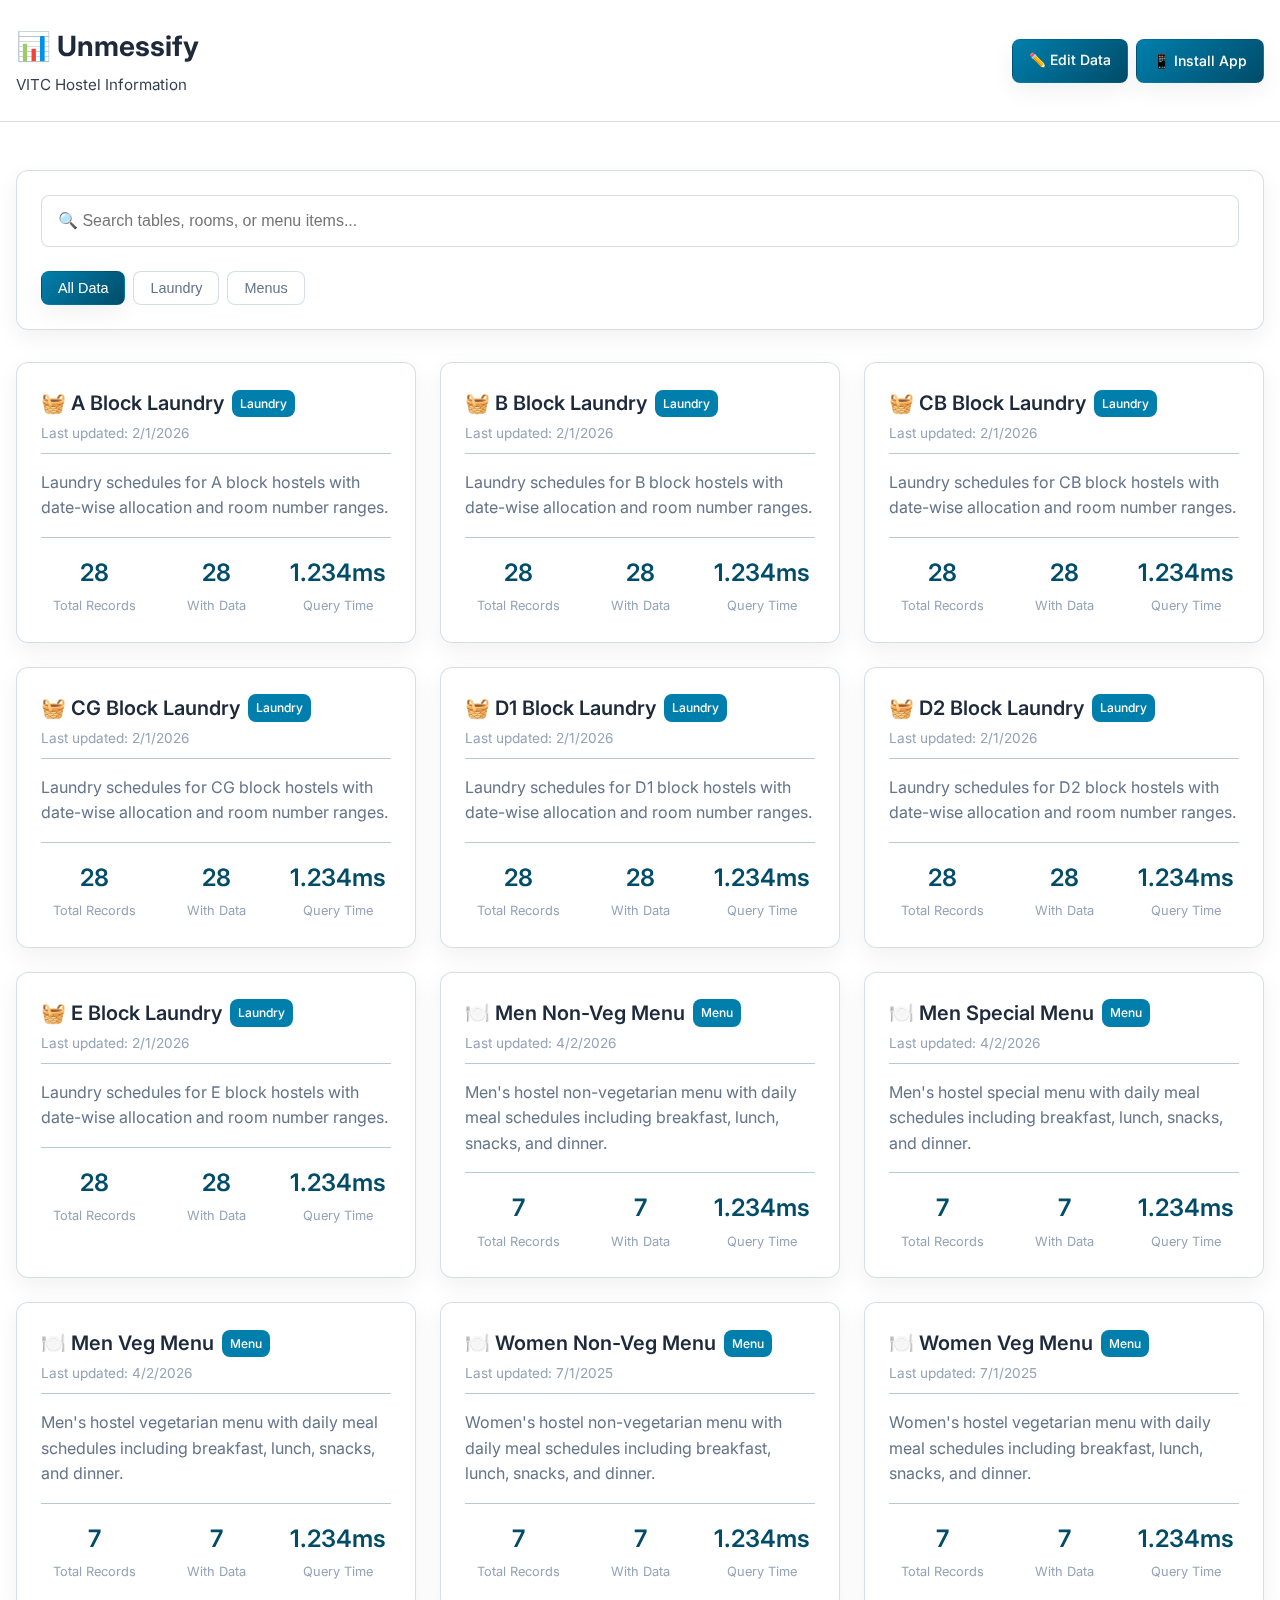
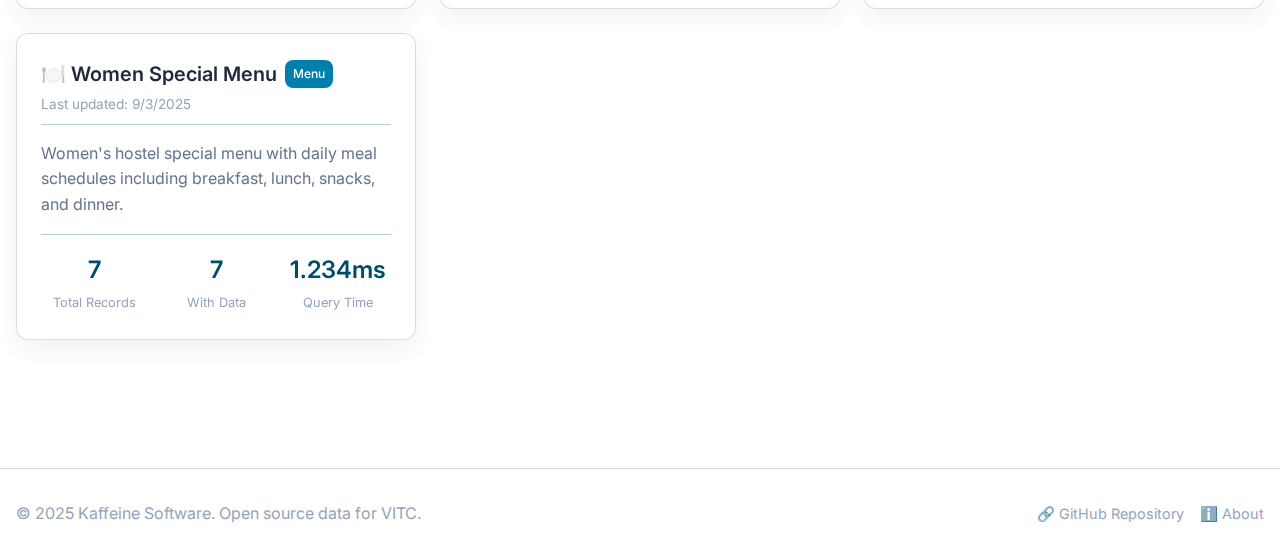
<file: index.html>
<!DOCTYPE html>
<html lang="en">
<head>
    <meta charset="UTF-8">
    <meta name="viewport" content="width=device-width, initial-scale=1.0">
    <title>Unmessify</title>
    <meta name="description" content="VITC Hostel Data - Room Assignments and Menu Information">
    <meta name="theme-color" content="#004C69">
    
    <!-- PWA Manifest -->
    <link rel="manifest" href="manifest.json">
    
    <!-- Icons -->
    <link rel="icon" type="image/png" href="assets/foreground.png">
    <link rel="apple-touch-icon" href="assets/foreground.png">
    
    <!-- Styles -->
    <link rel="stylesheet" href="styles.css">
    
    <!-- Fonts -->
    <link rel="preconnect" href="https://fonts.googleapis.com">
    <link rel="preconnect" href="https://fonts.gstatic.com" crossorigin>
    <link href="https://fonts.googleapis.com/css2?family=Inter:wght@300;400;500;600;700&display=swap" rel="stylesheet">
</head>
<body>
    <!-- Header -->
    <header class="header">
        <div class="container">
            <div class="header-content">
                <div class="logo">
                    <h1>📊 Unmessify</h1>
                    <p>VITC Hostel Information</p>
                </div>
                <div class="header-actions">
                    <a href="editor.html" class="btn btn-primary">
                        ✏️ Edit Data
                    </a>
                    <button class="btn btn-primary" id="installBtn">
                        📱 Install App
                    </button>
                </div>
            </div>
        </div>
    </header>

    <!-- Main Content -->
    <main class="main">
        <div class="container">
            <!-- Search and Filter Section -->
            <section class="controls">
                <div class="search-bar">
                    <input type="text" id="searchInput" placeholder="🔍 Search tables, rooms, or menu items...">
                </div>
                <div class="filter-tabs">
                    <button class="tab-btn active" data-filter="all">All Data</button>
                    <button class="tab-btn" data-filter="rooms">Laundry</button>
                    <button class="tab-btn" data-filter="menus">Menus</button>
                </div>
            </section>

            <!-- Loading State -->
            <div class="loading" id="loading">
                <div class="loader"></div>
                <p>Loading data...</p>
            </div>

            <!-- Data Grid -->
            <section class="data-grid" id="dataGrid">
                <!-- Data will be populated by JavaScript -->
            </section>

            <!-- No Results -->
            <div class="no-results" id="noResults" style="display: none;">
                <div class="no-results-content">
                    <h3>🔍 No Results Found</h3>
                    <p>Try adjusting your search or filter criteria</p>
                </div>
            </div>
        </div>
    </main>

    <!-- Modal for Data Details -->
    <div class="modal" id="dataModal">
        <div class="modal-content">
            <div class="modal-header">
                <h2 id="modalTitle">Data Details</h2>
                <button class="modal-close" id="modalClose">&times;</button>
            </div>
            <div class="modal-body" id="modalBody">
                <!-- Content will be populated by JavaScript -->
            </div>
        </div>
    </div>

    <!-- Footer -->
    <footer class="footer">
        <div class="container">
            <div class="footer-content">
                <p>&copy; 2025 Kaffeine Software. Open source data for VITC.</p>
                <div class="footer-links">
                    <a href="https://github.com/Kanishka-Developer/unmessify-data" target="_blank">
                        🔗 GitHub Repository
                    </a>
                    <a href="#" id="aboutBtn">ℹ️ About</a>
                </div>
            </div>
        </div>
    </footer>

    <!-- Scripts -->
    <script src="app.js"></script>
</body>
</html>
</file>
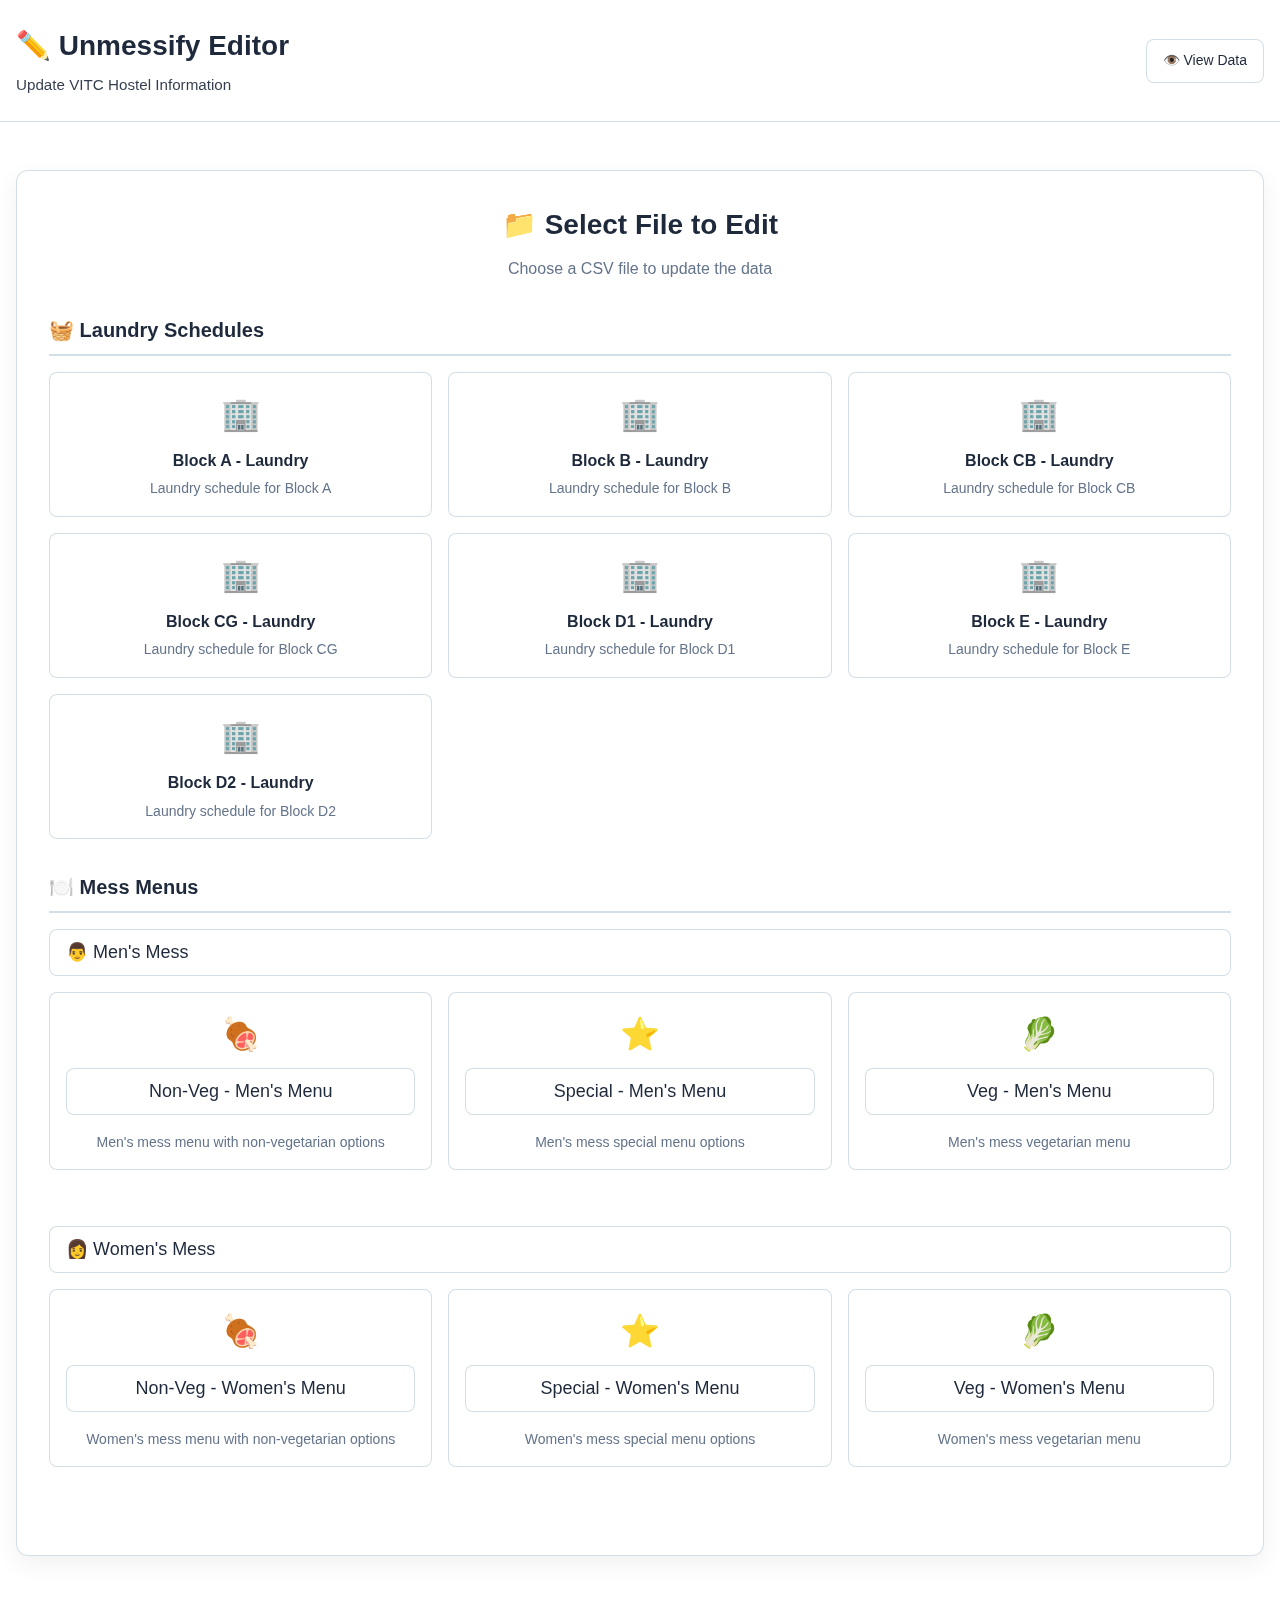
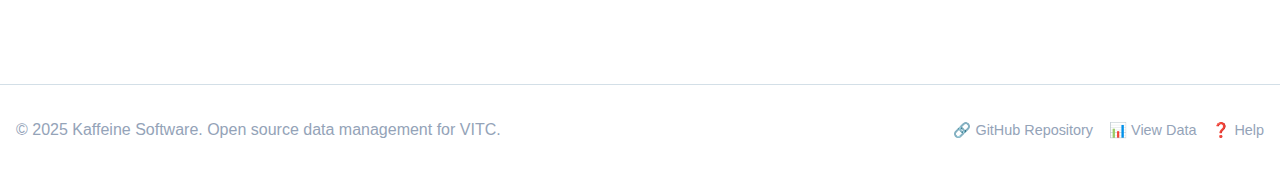
<file: editor.html>
<!DOCTYPE html>
<html lang="en">
<head>
    <meta charset="UTF-8">
    <meta name="viewport" content="width=device-width, initial-scale=1.0">
    <title>Unmessify Editor</title>
    <meta name="description" content="VITC Hostel Data Editor - Update Menus and Laundry Schedules">
    <meta name="theme-color" content="#004C69">
    
    <!-- PWA Manifest -->
    <link rel="manifest" href="manifest.json">
    
    <!-- Icons -->
    <link rel="icon" type="image/png" href="assets/foreground.png">
    <link rel="apple-touch-icon" href="assets/foreground.png">
    
    <!-- Styles -->
    <link rel="stylesheet" href="styles.css">
    <link rel="stylesheet" href="editor-styles.css">
    
    <!-- Fonts -->
    <link rel="preconnect" href="https://fonts.googleapis.com">
    <link rel="preconnect" href="https://fonts.gstatic.com" crossorigin>
    <link href="https://fonts.googleapis.com/css2?family=Inter:wght@300;400;500;600;700&display=swap" rel="stylesheet">
</head>
<body>
    <!-- Header -->
    <header class="header">
        <div class="container">
            <div class="header-content">
                <div class="logo">
                    <h1>✏️ Unmessify Editor</h1>
                    <p>Update VITC Hostel Information</p>
                </div>
                <div class="header-actions">
                    <a href="index.html" class="btn btn-secondary">
                        👁️ View Data
                    </a>
                    <button class="btn btn-primary" id="downloadBtn" style="display: none;">
                        💾 Download CSV
                    </button>
                    <button class="btn btn-success" id="submitBtn" style="display: none;">
                        🚀 Create PR
                    </button>
                </div>
            </div>
        </div>
    </header>

    <!-- Main Content -->
    <main class="main">
        <div class="container">
            <!-- File Selection Section -->
            <section class="file-selection">
                <div class="selection-header">
                    <h2>📁 Select File to Edit</h2>
                    <p>Choose a CSV file to update the data</p>
                </div>
                
                <div class="file-categories">
                    <!-- Laundry Files -->
                    <div class="category-section">
                        <h3>🧺 Laundry Schedules</h3>
                        <div class="file-grid" id="laundryFiles">
                            <!-- Will be populated by JavaScript -->
                        </div>
                    </div>
                    
                    <!-- Menu Files -->
                    <div class="category-section">
                        <h3>🍽️ Mess Menus</h3>
                        <div class="menu-subcategories">
                            <div class="subcategory">
                                <h4>👨 Men's Mess</h4>
                                <div class="file-grid" id="menMenuFiles">
                                    <!-- Will be populated by JavaScript -->
                                </div>
                            </div>
                            <div class="subcategory">
                                <h4>👩 Women's Mess</h4>
                                <div class="file-grid" id="womenMenuFiles">
                                    <!-- Will be populated by JavaScript -->
                                </div>
                            </div>
                        </div>
                    </div>
                </div>
            </section>

            <!-- Editor Section -->
            <section class="editor-section" id="editorSection" style="display: none;">
                <div class="editor-header">
                    <div class="file-info">
                        <h2 id="currentFileName">📄 File Name</h2>
                        <p id="currentFileDesc">File description</p>
                    </div>
                    <div class="editor-actions">
                        <button class="btn btn-secondary" id="cancelEditBtn">
                            ❌ Cancel
                        </button>
                        <button class="btn btn-warning" id="resetBtn">
                            🔄 Reset
                        </button>
                        <button class="btn btn-primary" id="previewBtn">
                            👁️ Preview
                        </button>
                    </div>
                </div>

                <!-- Data Table Editor -->
                <div class="table-editor">
                    <div class="table-container">
                        <table class="edit-table" id="editTable">
                            <!-- Will be populated by JavaScript -->
                        </table>
                    </div>
                    
                    <!-- Table Actions -->
                    <div class="table-actions">
                        <button class="btn btn-secondary" id="addRowBtn">
                            ➕ Add Row
                        </button>
                        <button class="btn btn-warning" id="deleteRowBtn" style="display: none;">
                            🗑️ Delete Selected Row
                        </button>
                    </div>
                </div>

                <!-- Changes Summary -->
                <div class="changes-summary" id="changesSummary" style="display: none;">
                    <h3>📋 Changes Summary</h3>
                    <div class="changes-list" id="changesList">
                        <!-- Will be populated by JavaScript -->
                    </div>
                </div>
            </section>
        </div>
    </main>

    <!-- Preview Modal -->
    <div class="modal" id="previewModal">
        <div class="modal-content modal-large">
            <div class="modal-header">
                <h2>👁️ Preview Changes</h2>
                <button class="modal-close" id="previewModalClose">&times;</button>
            </div>
            <div class="modal-body">
                <div class="preview-tabs">
                    <button class="tab-btn active" data-tab="table">📊 Table View</button>
                    <button class="tab-btn" data-tab="csv">📝 CSV Preview</button>
                    <button class="tab-btn" data-tab="diff">🔍 Changes</button>
                </div>
                
                <div class="preview-content">
                    <div class="preview-tab active" id="previewTable">
                        <!-- Table preview will be populated here -->
                    </div>
                    <div class="preview-tab" id="previewCSV">
                        <pre><code id="csvPreviewCode"></code></pre>
                    </div>
                    <div class="preview-tab" id="previewDiff">
                        <div id="diffContent">
                            <!-- Diff will be shown here -->
                        </div>
                    </div>
                </div>
            </div>
            <div class="modal-footer">
                <button class="btn btn-secondary" id="previewCancelBtn">Cancel</button>
                <button class="btn btn-primary" id="saveChangesBtn">💾 Save Changes</button>
            </div>
        </div>
    </div>

    <!-- PR Modal -->
    <div class="modal" id="prModal">
        <div class="modal-content">
            <div class="modal-header">
                <h2>🚀 Create Pull Request</h2>
                <button class="modal-close" id="prModalClose">&times;</button>
            </div>
            <div class="modal-body">
                <div class="form-group">
                    <label for="prTitle">Pull Request Title</label>
                    <input type="text" id="prTitle" placeholder="Update [filename] data">
                </div>
                
                <div class="form-group">
                    <label for="prDescription">Description</label>
                    <textarea id="prDescription" rows="5" placeholder="Describe your changes...

Changes made:
- 

These changes are important because:
- "></textarea>
                </div>
                
                <div class="pr-instructions">
                    <h4>📋 Next Steps:</h4>
                    <ol>
                        <li>Download the updated CSV file</li>
                        <li>Fork the repository on GitHub</li>
                        <li>Replace the old CSV file with your updated version</li>
                        <li>Create a pull request with the information above</li>
                    </ol>
                </div>
            </div>
            <div class="modal-footer">
                <button class="btn btn-secondary" id="prCancelBtn">Cancel</button>
                <button class="btn btn-primary" id="copyPRInfoBtn">📋 Copy PR Info</button>
                <button class="btn btn-success" id="downloadUpdatedBtn">💾 Download CSV</button>
            </div>
        </div>
    </div>

    <!-- Loading Overlay -->
    <div class="loading-overlay" id="loadingOverlay" style="display: none;">
        <div class="loading-content">
            <div class="loader"></div>
            <p id="loadingText">Loading...</p>
        </div>
    </div>

    <!-- Footer -->
    <footer class="footer">
        <div class="container">
            <div class="footer-content">
                <p>&copy; 2025 Kaffeine Software. Open source data management for VITC.</p>
                <div class="footer-links">
                    <a href="https://github.com/Kanishka-Developer/unmessify" target="_blank">
                        🔗 GitHub Repository
                    </a>
                    <a href="index.html">📊 View Data</a>
                    <a href="#" id="editorHelpBtn">❓ Help</a>
                </div>
            </div>
        </div>
    </footer>

    <!-- Scripts -->
    <script src="editor.js"></script>
</body>
</html>
</file>
<file: styles.css>
/* Root Variables */
:root {
    /* Unified palette */
    --primary-color: #004C69;   /* rgb(0,76,105) */
    --primary-dark: #007FAC;    /* rgb(0,127,172) */
    --secondary-color: #B5CAD7; /* rgb(181,202,215) */
    --accent-color: #007FAC;
    --success-color: #10b981;
    --warning-color: #f59e0b;
    --error-color: #ef4444;
    
    --bg-primary: #ffffff;
    --bg-secondary: #f6f9fb;
    --bg-tertiary: #e8f0f5;
    --text-primary: #1e293b;
    --text-secondary: #64748b;
    --text-muted: #94a3b8;
    
    --border-color: #B5CAD7;
    --shadow-sm: 0 1px 2px 0 rgb(0 0 0 / 0.05);
    --shadow-md: 0 4px 6px -1px rgb(0 0 0 / 0.1), 0 2px 4px -2px rgb(0 0 0 / 0.1);
    --shadow-lg: 0 10px 15px -3px rgb(0 0 0 / 0.1), 0 4px 6px -4px rgb(0 0 0 / 0.1);
    /* Glass + glow */
    --glass-bg: rgba(255, 255, 255, 0.6);
    --glass-elevated-bg: rgba(255, 255, 255, 0.78);
    --glass-border: rgba(181, 202, 215, 0.6);
    --backdrop-blur: 14px;
    --glow-primary: 0 8px 30px rgba(0, 127, 172, 0.35);
    --glow-soft: 0 8px 24px rgba(0, 0, 0, 0.06);
    
    --border-radius: 0.5rem;
    --border-radius-lg: 0.75rem;
    --border-radius-xl: 1rem;
    
    --spacing-xs: 0.25rem;
    --spacing-sm: 0.5rem;
    --spacing-md: 1rem;
    --spacing-lg: 1.5rem;
    --spacing-xl: 2rem;
    --spacing-2xl: 3rem;
}

/* Dark Mode */
@media (prefers-color-scheme: dark) {
    :root {
        --bg-primary: #0b1620;
        --bg-secondary: #122232;
        --bg-tertiary: #183448;
        --text-primary: #f1f5f9;
        --text-secondary: #cbd5e1;
        --text-muted: #8aa0b2;
        --border-color: #2a4a5f;
        --glass-bg: rgba(11, 22, 32, 0.55);
        --glass-elevated-bg: rgba(18, 34, 50, 0.72);
        --glass-border: rgba(0, 127, 172, 0.25);
        --glow-primary: 0 8px 30px rgba(0, 127, 172, 0.35);
        --glow-soft: 0 8px 24px rgba(0, 0, 0, 0.4);
    }
}

/* Reset and Base Styles */
* {
    margin: 0;
    padding: 0;
    box-sizing: border-box;
}

body {
    font-family: 'Inter', -apple-system, BlinkMacSystemFont, 'Segoe UI', Roboto, sans-serif;
    line-height: 1.6;
    color: var(--text-primary);
    background-color: var(--bg-primary);
    transition: background-color 0.3s ease, color 0.3s ease;
}

.container {
    max-width: 1440px;
    margin: 0 auto;
    padding: 0 var(--spacing-md);
}

/* Header */
.header {
    background: var(--glass-bg);
    color: var(--text-primary);
    padding: var(--spacing-lg) 0;
    position: sticky;
    top: 0;
    z-index: 100;
    border-bottom: 1px solid var(--glass-border);
    -webkit-backdrop-filter: blur(var(--backdrop-blur));
    backdrop-filter: blur(var(--backdrop-blur));
}

.header-content {
    display: flex;
    justify-content: space-between;
    align-items: center;
    gap: var(--spacing-md);
}

.logo h1 {
    font-size: 1.75rem;
    font-weight: 700;
    margin-bottom: var(--spacing-xs);
}

.logo p {
    opacity: 0.9;
    font-size: 0.95rem;
}

/* Header Actions */
.header-actions {
    display: flex;
    gap: var(--spacing-sm);
    align-items: center;
    flex-wrap: wrap;
}

/* Button Styles */
.btn {
    display: inline-flex;
    align-items: center;
    gap: var(--spacing-xs);
    padding: var(--spacing-sm) var(--spacing-md);
    border: 1px solid var(--glass-border);
    border-radius: var(--border-radius);
    font-size: 0.875rem;
    font-weight: 500;
    text-decoration: none;
    cursor: pointer;
    transition: all 0.2s ease;
    white-space: nowrap;
    font-family: inherit;
    min-height: 44px;
    box-sizing: border-box;
    background: var(--glass-elevated-bg);
    -webkit-backdrop-filter: blur(var(--backdrop-blur));
    backdrop-filter: blur(var(--backdrop-blur));
}

.btn-primary { background: linear-gradient(135deg, var(--primary-dark), var(--primary-color)); color: #fff; border-color: transparent; box-shadow: var(--glow-soft); }
.btn-primary:hover { transform: translateY(-1px); box-shadow: var(--glow-primary); }

.btn-secondary { background: var(--glass-elevated-bg); color: var(--text-primary); border: 1px solid var(--glass-border); }
.btn-secondary:hover { background: var(--glass-bg); transform: translateY(-1px); }

.btn-success { background: #16a34a; color: #fff; border-color: transparent; }
.btn-success:hover { background: #12843d; transform: translateY(-1px); box-shadow: var(--glow-soft); }

.btn-warning { background: var(--accent-color); color: #fff; border-color: transparent; }
.btn-warning:hover { background: var(--primary-color); transform: translateY(-1px); box-shadow: var(--glow-primary); }

/* Main Content */
.main {
    padding: var(--spacing-2xl) 0;
    min-height: calc(100vh - 200px);
}

/* Controls Section */
.controls {
    background: var(--glass-bg);
    border-radius: var(--border-radius-lg);
    padding: var(--spacing-lg);
    margin-bottom: var(--spacing-xl);
    box-shadow: var(--glow-soft);
    border: 1px solid var(--glass-border);
    -webkit-backdrop-filter: blur(var(--backdrop-blur));
    backdrop-filter: blur(var(--backdrop-blur));
}

.search-bar {
    margin-bottom: var(--spacing-lg);
}

.search-bar input {
    width: 100%;
    padding: var(--spacing-md);
    border: 1px solid var(--glass-border);
    border-radius: var(--border-radius);
    font-size: 1rem;
    background: var(--glass-elevated-bg);
    color: var(--text-primary);
    transition: all 0.3s ease;
    -webkit-backdrop-filter: blur(var(--backdrop-blur));
    backdrop-filter: blur(var(--backdrop-blur));
}

.search-bar input:focus { outline: none; border-color: var(--primary-color); box-shadow: 0 0 0 3px rgba(0, 127, 172, 0.15); }

.filter-tabs {
    display: flex;
    gap: var(--spacing-sm);
    flex-wrap: wrap;
}

.tab-btn {
    padding: var(--spacing-sm) var(--spacing-md);
    border: 1px solid var(--glass-border);
    background: var(--glass-elevated-bg);
    color: var(--text-secondary);
    border-radius: var(--border-radius);
    font-size: 0.9rem;
    font-weight: 500;
    cursor: pointer;
    transition: all 0.3s ease;
    -webkit-backdrop-filter: blur(var(--backdrop-blur));
    backdrop-filter: blur(var(--backdrop-blur));
}

.tab-btn:hover {
    border-color: var(--primary-color);
    color: var(--primary-color);
}

.tab-btn.active { background: linear-gradient(135deg, var(--primary-dark), var(--primary-color)); border-color: transparent; color: #fff; box-shadow: var(--glow-soft); }

/* Loading State */
.loading {
    display: flex;
    flex-direction: column;
    align-items: center;
    justify-content: center;
    padding: var(--spacing-2xl);
    text-align: center;
}

.loader {
    width: 50px;
    height: 50px;
    border: 4px solid var(--bg-tertiary);
    border-top: 4px solid var(--primary-color);
    border-radius: 50%;
    animation: spin 1s linear infinite;
    margin-bottom: var(--spacing-md);
}

@keyframes spin {
    0% { transform: rotate(0deg); }
    100% { transform: rotate(360deg); }
}

/* Data Grid */
.data-grid {
    display: grid;
    grid-template-columns: repeat(auto-fill, minmax(400px, 1fr));
    gap: var(--spacing-lg);
    margin-bottom: var(--spacing-xl);
}

.data-card {
    background: var(--glass-bg);
    border-radius: var(--border-radius-lg);
    padding: var(--spacing-lg);
    border: 1px solid var(--glass-border);
    box-shadow: var(--glow-soft);
    transition: all 0.3s ease;
    cursor: pointer;
    -webkit-backdrop-filter: blur(var(--backdrop-blur));
    backdrop-filter: blur(var(--backdrop-blur));
}

.data-card:hover { transform: translateY(-4px); box-shadow: var(--glow-primary); border-color: var(--primary-color); }

.card-header {
    display: flex;
    justify-content: space-between;
    align-items: center;
    margin-bottom: var(--spacing-md);
    padding-bottom: var(--spacing-sm);
    border-bottom: 1px solid var(--border-color);
}

.card-title {
    font-size: 1.25rem;
    font-weight: 600;
    color: var(--text-primary);
    display: flex;
    align-items: center;
    gap: var(--spacing-sm);
}

.card-badge {
    background: var(--primary-dark);
    color: #fff;
    padding: var(--spacing-xs) var(--spacing-sm);
    border-radius: var(--border-radius);
    font-size: 0.75rem;
    font-weight: 500;
}

.card-meta {
    font-size: 0.85rem;
    color: var(--text-muted);
    margin-top: var(--spacing-xs);
}

.card-content {
    color: var(--text-secondary);
}

.card-stats {
    display: flex;
    gap: var(--spacing-md);
    margin-top: var(--spacing-md);
    padding-top: var(--spacing-md);
    border-top: 1px solid var(--border-color);
}

.stat {
    flex: 1;
    text-align: center;
}

.stat-value {
    font-size: 1.5rem;
    font-weight: 600;
    color: var(--primary-color);
    display: block;
}

.stat-label {
    font-size: 0.8rem;
    color: var(--text-muted);
    margin-top: var(--spacing-xs);
}

/* No Results */
.no-results {
    text-align: center;
    padding: var(--spacing-2xl);
    color: var(--text-muted);
}

.no-results-content h3 {
    font-size: 1.5rem;
    margin-bottom: var(--spacing-md);
    color: var(--text-secondary);
}

/* Modal */
.modal {
    display: none;
    position: fixed;
    top: 0;
    left: 0;
    width: 100%;
    height: 100%;
    background: rgba(0, 0, 0, 0.45);
    z-index: 1000;
    backdrop-filter: blur(6px);
}

.modal-content {
    background: var(--glass-elevated-bg);
    margin: 5vh auto;
    padding: 0;
    border-radius: var(--border-radius-xl);
    width: 90%;
    max-width: 800px;
    max-height: 90vh;
    overflow: hidden;
    border: 1px solid var(--glass-border);
    box-shadow: var(--glow-soft);
    -webkit-backdrop-filter: blur(var(--backdrop-blur));
    backdrop-filter: blur(var(--backdrop-blur));
    animation: modalSlideIn 0.3s ease;
}

/* Wider modals on desktop */
@media (min-width: 1024px) {
    .modal-content {
        max-width: 1000px;
    }
}

@keyframes modalSlideIn {
    from {
        opacity: 0;
        transform: translateY(-50px);
    }
    to {
        opacity: 1;
        transform: translateY(0);
    }
}

.modal-header {
    background: var(--glass-bg);
    padding: var(--spacing-lg);
    border-bottom: 1px solid var(--glass-border);
    display: flex;
    justify-content: space-between;
    align-items: center;
}

.modal-header h2 {
    font-size: 1.5rem;
    font-weight: 600;
    color: var(--text-primary);
}

.modal-close {
    background: none;
    border: none;
    font-size: 2rem;
    color: var(--text-muted);
    cursor: pointer;
    padding: 0;
    width: 40px;
    height: 40px;
    display: flex;
    align-items: center;
    justify-content: center;
    border-radius: var(--border-radius);
    transition: all 0.3s ease;
}

.modal-close:hover { background: var(--bg-tertiary); color: var(--text-primary); }

.modal-body {
    padding: var(--spacing-lg);
    max-height: 70vh;
    overflow-y: auto;
    color: var(--text-primary);
}

/* Modal Footer */
.modal-footer {
    padding: var(--spacing-md) var(--spacing-lg);
    border-top: 1px solid var(--glass-border);
    background: var(--glass-bg);
    display: flex;
    justify-content: flex-end;
    gap: var(--spacing-sm);
    color: var(--text-primary);
}

.record-grid {
    display: grid;
    gap: var(--spacing-md);
}

.record-item {
    background: var(--glass-bg);
    padding: var(--spacing-md);
    border-radius: var(--border-radius);
    border: 1px solid var(--glass-border);
    -webkit-backdrop-filter: blur(var(--backdrop-blur));
    backdrop-filter: blur(var(--backdrop-blur));
}

.record-field {
    display: flex;
    justify-content: space-between;
    align-items: flex-start;
    margin-bottom: var(--spacing-sm);
    padding-bottom: var(--spacing-sm);
    border-bottom: 1px solid var(--glass-border);
}

.record-field:last-child {
    margin-bottom: 0;
    padding-bottom: 0;
    border-bottom: none;
}

.field-label {
    font-weight: 500;
    color: var(--text-secondary);
    min-width: 120px;
}

.field-value {
    color: var(--text-primary);
    word-break: break-word;
    text-align: right;
    flex: 1;
}

.field-value.null {
    color: var(--text-muted);
    font-style: italic;
}

/* Footer */
.footer {
    background: var(--glass-bg);
    border-top: 1px solid var(--glass-border);
    padding: var(--spacing-xl) 0;
    margin-top: var(--spacing-2xl);
}

.footer-content {
    display: flex;
    justify-content: space-between;
    align-items: center;
    gap: var(--spacing-md);
    color: var(--text-muted);
}

.footer-links {
    display: flex;
    gap: var(--spacing-md);
}

.footer-links a {
    color: var(--text-muted);
    text-decoration: none;
    font-size: 0.9rem;
    transition: color 0.3s ease;
}

.footer-links a:hover {
    color: var(--primary-color);
}

/* Responsive Design */
@media (max-width: 768px) {
    .container {
        padding: 0 var(--spacing-sm);
    }
    
    .header {
        padding: var(--spacing-md) 0;
    }
    
    .header-content {
        flex-direction: column;
        text-align: center;
        gap: var(--spacing-sm);
    }
    
    .logo h1 {
        font-size: 1.5rem;
    }
    
    .main {
        padding: var(--spacing-lg) 0;
    }
    
    .data-grid {
        grid-template-columns: 1fr;
        gap: var(--spacing-md);
    }
    
    .modal-content {
        width: 95%;
        margin: 10px auto;
        max-height: 95vh;
    }
    
    .footer-content {
        flex-direction: column;
        text-align: center;
        gap: var(--spacing-sm);
    }
    
    .filter-tabs {
        justify-content: center;
    }
    
    .tab-btn {
        flex: 1;
        min-width: 0;
    }
}

@media (max-width: 480px) {
    .controls {
        padding: var(--spacing-md);
    }
    
    .data-card {
        padding: var(--spacing-md);
    }
    
    .modal-body {
        padding: var(--spacing-md);
    }
    
    .record-field {
        flex-direction: column;
        gap: var(--spacing-xs);
    }
    
    .field-label {
        min-width: auto;
    }
    
    .field-value {
        text-align: left;
    }
}
</file>
<file: editor-styles.css>
/* Editor-specific styles that extend the main styles.css */

/* Editor Layout */
.file-selection {
    background: var(--glass-bg);
    border-radius: var(--border-radius-lg);
    padding: var(--spacing-xl);
    margin-bottom: var(--spacing-xl);
    box-shadow: var(--glow-soft);
    border: 1px solid var(--glass-border);
    -webkit-backdrop-filter: blur(var(--backdrop-blur));
    backdrop-filter: blur(var(--backdrop-blur));
}

.selection-header {
    text-align: center;
    margin-bottom: var(--spacing-xl);
}

.selection-header h2 {
    font-size: 1.75rem;
    font-weight: 600;
    color: var(--text-primary);
    margin-bottom: var(--spacing-sm);
}

.selection-header p {
    color: var(--text-secondary);
    font-size: 1rem;
}

/* File Categories */
.category-section {
    margin-bottom: var(--spacing-xl);
}

.category-section h3 {
    font-size: 1.25rem;
    font-weight: 600;
    color: var(--text-primary);
    margin-bottom: var(--spacing-md);
    padding-bottom: var(--spacing-sm);
    border-bottom: 2px solid var(--glass-border);
}

.file-grid {
    display: grid;
    grid-template-columns: repeat(auto-fill, minmax(300px, 1fr));
    gap: var(--spacing-md);
    margin-bottom: var(--spacing-lg);
}

.file-card {
    background: var(--glass-bg);
    border: 1px solid var(--glass-border);
    border-radius: var(--border-radius);
    padding: var(--spacing-md);
    cursor: pointer;
    transition: all 0.2s ease;
    text-align: center;
    position: relative;
    -webkit-backdrop-filter: blur(var(--backdrop-blur));
    backdrop-filter: blur(var(--backdrop-blur));
}

.file-card:hover { border-color: var(--primary-color); background: var(--glass-elevated-bg); transform: translateY(-2px); box-shadow: var(--glow-soft); }

.file-card.selected { border-color: var(--primary-color); background: var(--glass-elevated-bg); box-shadow: var(--glow-primary); }

.file-card h4 {
    font-size: 1rem;
    font-weight: 600;
    color: var(--text-primary);
    margin-bottom: var(--spacing-xs);
}

.file-card p {
    font-size: 0.875rem;
    color: var(--text-secondary);
    margin: 0;
}

.file-card .file-icon {
    font-size: 2rem;
    margin-bottom: var(--spacing-sm);
    display: block;
}

/* Menu Subcategories */
.menu-subcategories {
    display: grid;
    gap: var(--spacing-xl);
}

.subcategory h4 {
    font-size: 1.125rem;
    font-weight: 500;
    color: var(--text-primary);
    margin-bottom: var(--spacing-md);
    padding: var(--spacing-sm) var(--spacing-md);
    background: var(--glass-bg);
    border-radius: var(--border-radius);
    border-left: 4px solid var(--primary-color);
    border: 1px solid var(--glass-border);
    -webkit-backdrop-filter: blur(var(--backdrop-blur));
    backdrop-filter: blur(var(--backdrop-blur));
}

/* Editor Section */
.editor-section {
    background: var(--glass-elevated-bg);
    border-radius: var(--border-radius-lg);
    padding: var(--spacing-xl);
    box-shadow: var(--glow-soft);
    border: 1px solid var(--glass-border);
    -webkit-backdrop-filter: blur(var(--backdrop-blur));
    backdrop-filter: blur(var(--backdrop-blur));
}

.editor-header {
    display: flex;
    justify-content: space-between;
    align-items: flex-start;
    margin-bottom: var(--spacing-xl);
    padding-bottom: var(--spacing-lg);
    border-bottom: 2px solid var(--glass-border);
}

.file-info h2 {
    font-size: 1.5rem;
    font-weight: 600;
    color: var(--text-primary);
    margin-bottom: var(--spacing-xs);
}

.file-info p {
    color: var(--text-secondary);
    margin: 0;
}

.editor-actions {
    display: flex;
    gap: var(--spacing-sm);
    flex-wrap: wrap;
}

/* Table Editor */
.table-editor {
    margin-bottom: var(--spacing-xl);
}

.table-container {
    overflow-x: auto;
    border: 1px solid var(--glass-border);
    border-radius: var(--border-radius);
    background: var(--glass-elevated-bg);
    max-height: 75vh;
    overflow-y: auto;
    -webkit-backdrop-filter: blur(var(--backdrop-blur));
    backdrop-filter: blur(var(--backdrop-blur));
}

.edit-table {
    width: 100%;
    border-collapse: collapse;
    font-size: 0.9rem;
}

.edit-table th {
    background: linear-gradient(135deg, var(--primary-dark), var(--primary-color));
    color: #fff;
    padding: var(--spacing-md);
    text-align: left;
    font-weight: 600;
    position: sticky;
    top: 0;
    z-index: 10;
    border-right: 1px solid rgba(255, 255, 255, 0.2);
}

.edit-table th:last-child {
    border-right: none;
}

.edit-table td {
    padding: var(--spacing-sm);
    border-bottom: 1px solid var(--glass-border);
    border-right: 1px solid var(--glass-border);
    vertical-align: top;
    color: var(--text-primary);
}

.edit-table td:last-child {
    border-right: none;
}

.edit-table tr:hover { background: var(--glass-bg); }

.edit-table tr.selected {
    background: #fef3c7;
}

.edit-table tr.selected td {
    color: var(--text-primary);
}

/* Form Controls in Table */
.edit-input {
    width: 100%;
    min-width: 120px;
    padding: var(--spacing-xs) var(--spacing-sm);
    border: 1px solid var(--glass-border);
    border-radius: var(--border-radius);
    font-size: 0.875rem;
    font-family: inherit;
    background: var(--glass-elevated-bg);
    color: var(--text-primary);
    transition: border-color 0.2s ease;
    -webkit-backdrop-filter: blur(var(--backdrop-blur));
    backdrop-filter: blur(var(--backdrop-blur));
}

.edit-input:focus { outline: none; border-color: var(--primary-color); box-shadow: 0 0 0 3px rgba(0, 127, 172, 0.15); }

.edit-textarea {
    width: 100%;
    min-width: 240px;
    min-height: 260px;
    max-height: 420px;
    padding: var(--spacing-xs) var(--spacing-sm);
    border: 1px solid var(--glass-border);
    border-radius: var(--border-radius);
    font-size: 0.875rem;
    font-family: inherit;
    background: var(--glass-elevated-bg);
    color: var(--text-primary);
    resize: vertical;
    transition: border-color 0.2s ease;
    line-height: 1.4;
    white-space: pre-wrap;
    overflow-y: auto;
    -webkit-backdrop-filter: blur(var(--backdrop-blur));
    backdrop-filter: blur(var(--backdrop-blur));
}

.edit-textarea:focus { outline: none; border-color: var(--primary-color); box-shadow: 0 0 0 3px rgba(0, 127, 172, 0.15); }

/* Row Selection */
.row-selector {
    width: 20px;
    height: 20px;
    cursor: pointer;
}

.row-number {
    background: var(--bg-secondary);
    color: var(--text-secondary);
    text-align: center;
    font-weight: 500;
    font-size: 0.875rem;
    padding: var(--spacing-sm);
    border-right: 2px solid var(--glass-border);
    position: sticky;
    left: 0;
    z-index: 5;
}

/* Table Actions */
.table-actions {
    display: flex;
    gap: var(--spacing-sm);
    margin-top: var(--spacing-md);
    flex-wrap: wrap;
}

/* Changes Summary */
.changes-summary {
    background: var(--bg-secondary);
    border: 1px solid var(--glass-border);
    border-radius: var(--border-radius);
    padding: var(--spacing-lg);
    margin-top: var(--spacing-xl);
}

.changes-summary h3 {
    font-size: 1.125rem;
    font-weight: 600;
    color: var(--text-primary);
    margin-bottom: var(--spacing-md);
}

.changes-list {
    max-height: 200px;
    overflow-y: auto;
}

.change-item {
    background: var(--bg-primary);
    border: 1px solid var(--glass-border);
    border-radius: var(--border-radius);
    padding: var(--spacing-sm) var(--spacing-md);
    margin-bottom: var(--spacing-sm);
    font-size: 0.875rem;
}

.change-item.added {
    border-left: 4px solid var(--success-color);
    background: #f0fdf4;
}

.change-item.modified {
    border-left: 4px solid var(--warning-color);
    background: #fffbeb;
}

.change-item.deleted {
    border-left: 4px solid var(--error-color);
    background: #fef2f2;
}

/* Modal Extensions */
.modal-large .modal-content {
    max-width: 90vw;
    max-height: 90vh;
    width: 800px;
}

.preview-tabs {
    display: flex;
    gap: var(--spacing-xs);
    margin-bottom: var(--spacing-lg);
    border-bottom: 1px solid var(--glass-border);
}

.preview-tabs .tab-btn {
    background: none;
    border: none;
    padding: var(--spacing-sm) var(--spacing-md);
    cursor: pointer;
    border-bottom: 2px solid transparent;
    transition: all 0.2s ease;
    font-weight: 500;
}

.preview-tabs .tab-btn:hover { background: var(--glass-bg); }

.preview-tabs .tab-btn.active {
    border-bottom-color: var(--primary-color);
    color: var(--primary-color);
}

.preview-content {
    min-height: 400px;
}

.preview-tab {
    display: none;
}

.preview-tab.active {
    display: block;
}

#csvPreviewCode {
    background: var(--glass-bg);
    padding: var(--spacing-md);
    border-radius: var(--border-radius);
    font-size: 0.875rem;
    overflow-x: auto;
    white-space: pre;
    max-height: 400px;
    overflow-y: auto;
}

/* Form Groups */
.form-group {
    margin-bottom: var(--spacing-lg);
}

.form-group label {
    display: block;
    font-weight: 600;
    color: var(--text-primary);
    margin-bottom: var(--spacing-sm);
}

.form-group input,
.form-group textarea {
    width: 100%;
    padding: var(--spacing-sm) var(--spacing-md);
    border: 1px solid var(--glass-border);
    border-radius: var(--border-radius);
    font-size: 1rem;
    font-family: inherit;
    background: var(--glass-elevated-bg);
    color: var(--text-primary);
    transition: border-color 0.2s ease;
    -webkit-backdrop-filter: blur(var(--backdrop-blur));
    backdrop-filter: blur(var(--backdrop-blur));
}

.form-group input:focus,
.form-group textarea:focus { outline: none; border-color: var(--primary-color); box-shadow: 0 0 0 3px rgba(0, 127, 172, 0.15); }

/* PR Instructions */
.pr-instructions {
    background: var(--bg-secondary);
    border: 1px solid var(--glass-border);
    border-radius: var(--border-radius);
    padding: var(--spacing-md);
    margin-top: var(--spacing-md);
}

.pr-instructions h4 {
    color: var(--text-primary);
    margin-bottom: var(--spacing-sm);
}

.pr-instructions ol {
    margin: 0;
    padding-left: var(--spacing-lg);
}

.pr-instructions li {
    margin-bottom: var(--spacing-xs);
    color: var(--text-secondary);
}

/* Loading Overlay */
.loading-overlay {
    position: fixed;
    top: 0;
    left: 0;
    right: 0;
    bottom: 0;
    background: rgba(0, 0, 0, 0.45);
    display: flex;
    align-items: center;
    justify-content: center;
    z-index: 1000;
}

.loading-content {
    background: var(--glass-elevated-bg);
    padding: var(--spacing-xl);
    border-radius: var(--border-radius-lg);
    text-align: center;
    box-shadow: var(--glow-soft);
    border: 1px solid var(--glass-border);
    -webkit-backdrop-filter: blur(var(--backdrop-blur));
    backdrop-filter: blur(var(--backdrop-blur));
}

.loading-content .loader {
    margin: 0 auto var(--spacing-md) auto;
}

/* Header Actions */
.header-actions {
    display: flex;
    gap: var(--spacing-sm);
    align-items: center;
    flex-wrap: wrap;
}

/* Button Styles Extension */
.btn {
    display: inline-flex;
    align-items: center;
    gap: var(--spacing-xs);
    padding: var(--spacing-sm) var(--spacing-md);
    border: 1px solid var(--glass-border);
    border-radius: var(--border-radius);
    font-size: 0.875rem;
    font-weight: 500;
    text-decoration: none;
    cursor: pointer;
    transition: all 0.2s ease;
    white-space: nowrap;
    background: var(--glass-elevated-bg);
    -webkit-backdrop-filter: blur(var(--backdrop-blur));
    backdrop-filter: blur(var(--backdrop-blur));
}

.btn-primary { background: linear-gradient(135deg, var(--primary-dark), var(--primary-color)); color: #fff; border-color: transparent; box-shadow: var(--glow-soft); }
.btn-primary:hover { transform: translateY(-1px); box-shadow: var(--glow-primary); }

.btn-secondary { background: var(--glass-elevated-bg); color: var(--text-primary); border: 1px solid var(--glass-border); }
.btn-secondary:hover { background: var(--glass-bg); transform: translateY(-1px); }

.btn-success { background: #16a34a; color: #fff; border-color: transparent; }
.btn-success:hover { background: #12843d; transform: translateY(-1px); box-shadow: var(--glow-soft); }

.btn-warning { background: var(--accent-color); color: #fff; border-color: transparent; }
.btn-warning:hover { background: var(--primary-color); transform: translateY(-1px); box-shadow: var(--glow-primary); }

/* Responsive Design */
@media (max-width: 768px) {
    .file-grid {
        grid-template-columns: 1fr;
    }
    
    .editor-header {
        flex-direction: column;
        gap: var(--spacing-md);
    }
    
    .editor-actions,
    .table-actions,
    .header-actions {
        justify-content: center;
        width: 100%;
    }
    
    .table-container {
        max-height: 50vh;
    }
    
    .edit-input,
    .edit-textarea {
        min-width: 100px;
    }
    
    .modal-large .modal-content {
        width: 95vw;
        max-height: 95vh;
    }
    
    .preview-tabs {
        flex-wrap: wrap;
    }
}

/* Dark Mode Extensions */
@media (prefers-color-scheme: dark) {
    :root {
        --bg-primary: #0b1620;
        --bg-secondary: #122232;
        --bg-tertiary: #183448;
        --text-primary: #f1f5f9;
        --text-secondary: #cbd5e1;
        --text-muted: #8aa0b2;
        --border-color: #2a4a5f;
        --glass-bg: rgba(11, 22, 32, 0.55);
        --glass-elevated-bg: rgba(18, 34, 50, 0.72);
        --glass-border: rgba(0, 127, 172, 0.25);
        --glow-primary: 0 8px 30px rgba(0, 127, 172, 0.35);
        --glow-soft: 0 8px 24px rgba(0, 0, 0, 0.4);
    }
    
    .file-card.selected {
        background: #1e3a8a;
        border-color: #3b82f6;
    }
    
    .edit-table th {
        background: var(--primary-dark);
    }
    
    .edit-table td {
        color: var(--text-primary);
    }
    
    .edit-table tr.selected {
        background: #451a03;
    }
    
    .edit-table tr.selected td {
        color: var(--text-primary);
    }
    
    .edit-input,
    .edit-textarea {
        background: var(--bg-secondary);
        color: var(--text-primary);
        border-color: var(--border-color);
    }
    
    .form-group input,
    .form-group textarea {
        background: var(--bg-secondary);
        color: var(--text-primary);
        border-color: var(--border-color);
    }
    
    .change-item.added {
        background: #064e3b;
    }
    
    .change-item.modified {
        background: #451a03;
    }
    
    .change-item.deleted {
        background: #7f1d1d;
    }
    
    #csvPreviewCode {
        background: var(--bg-tertiary);
    }
}

/* Print Styles */
@media print {
    .header,
    .footer,
    .modal,
    .loading-overlay {
        display: none !important;
    }
    
    .main {
        margin: 0;
        padding: 0;
    }
    
    .editor-section {
        box-shadow: none;
        border: 1px solid #000;
    }
    
    .edit-table {
        font-size: 0.7rem;
    }
    
    .edit-table th,
    .edit-table td {
        padding: 0.25rem;
    }
}
</file>
